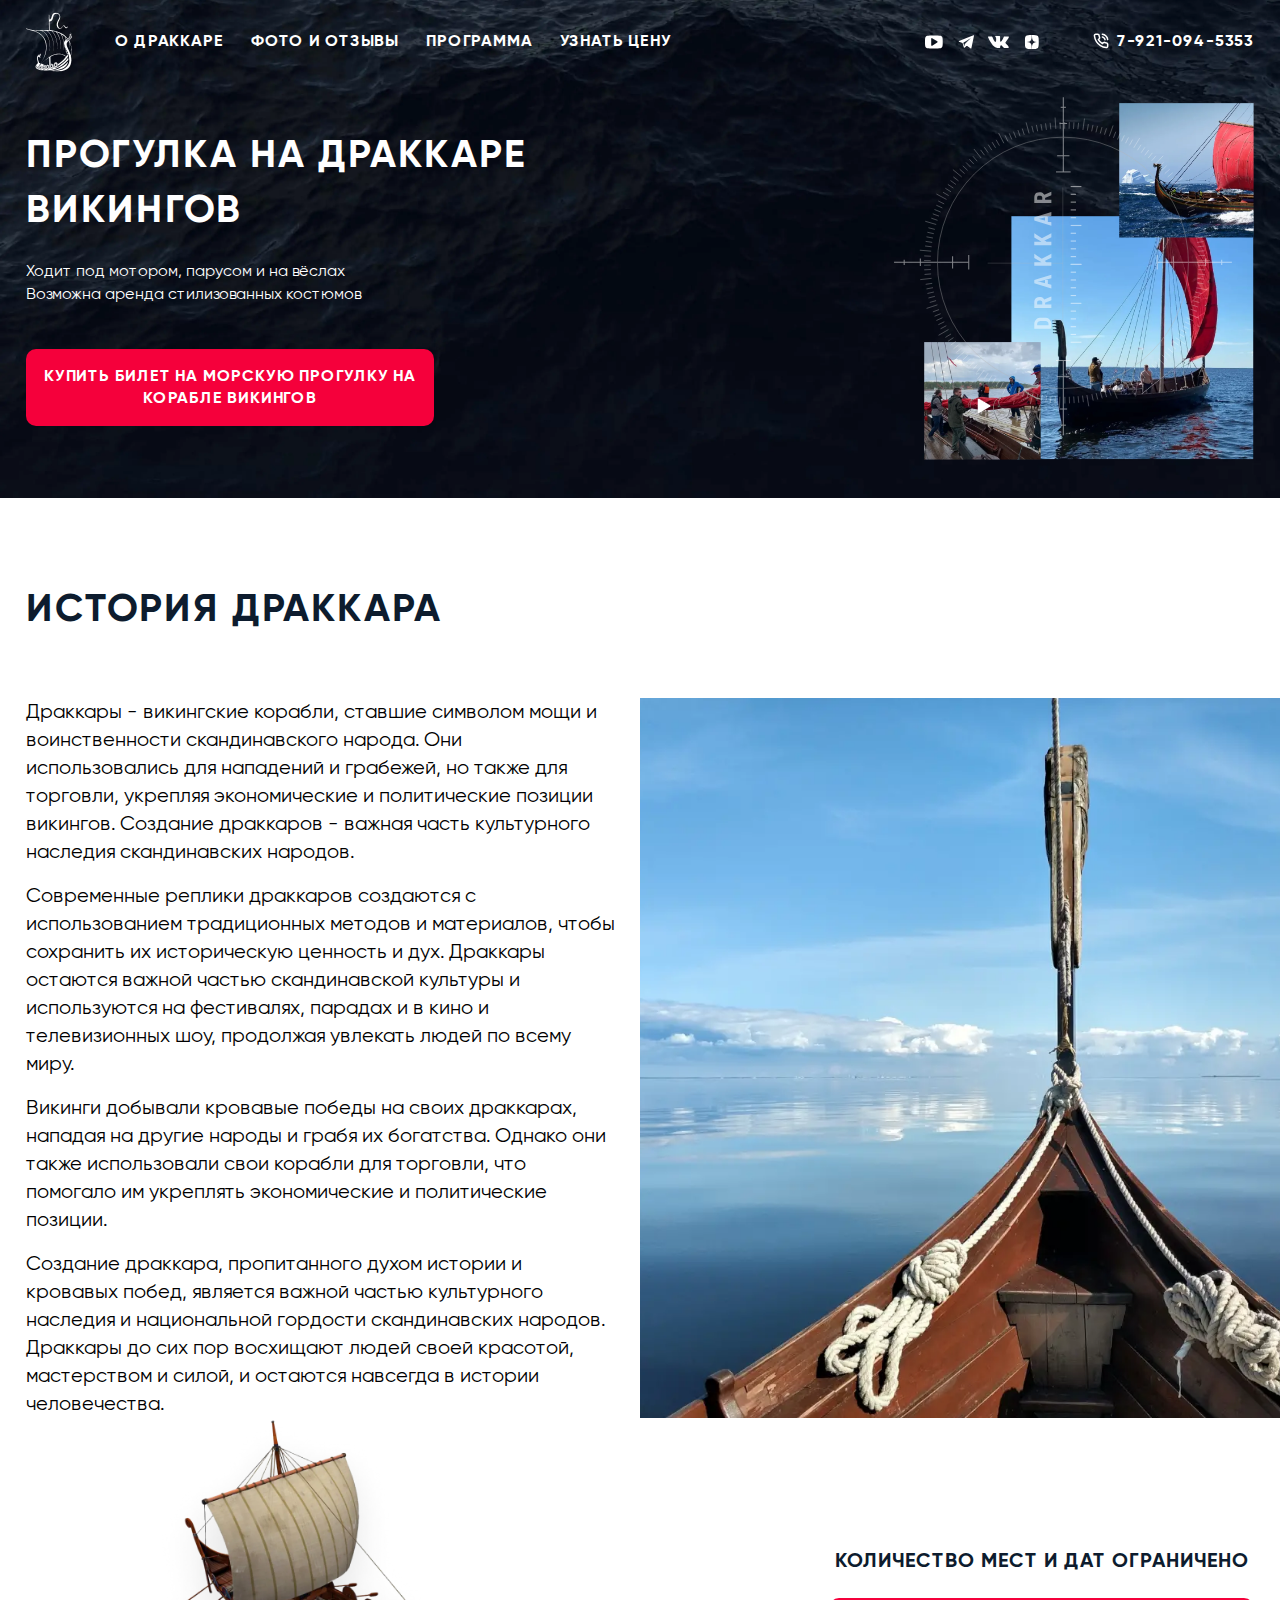
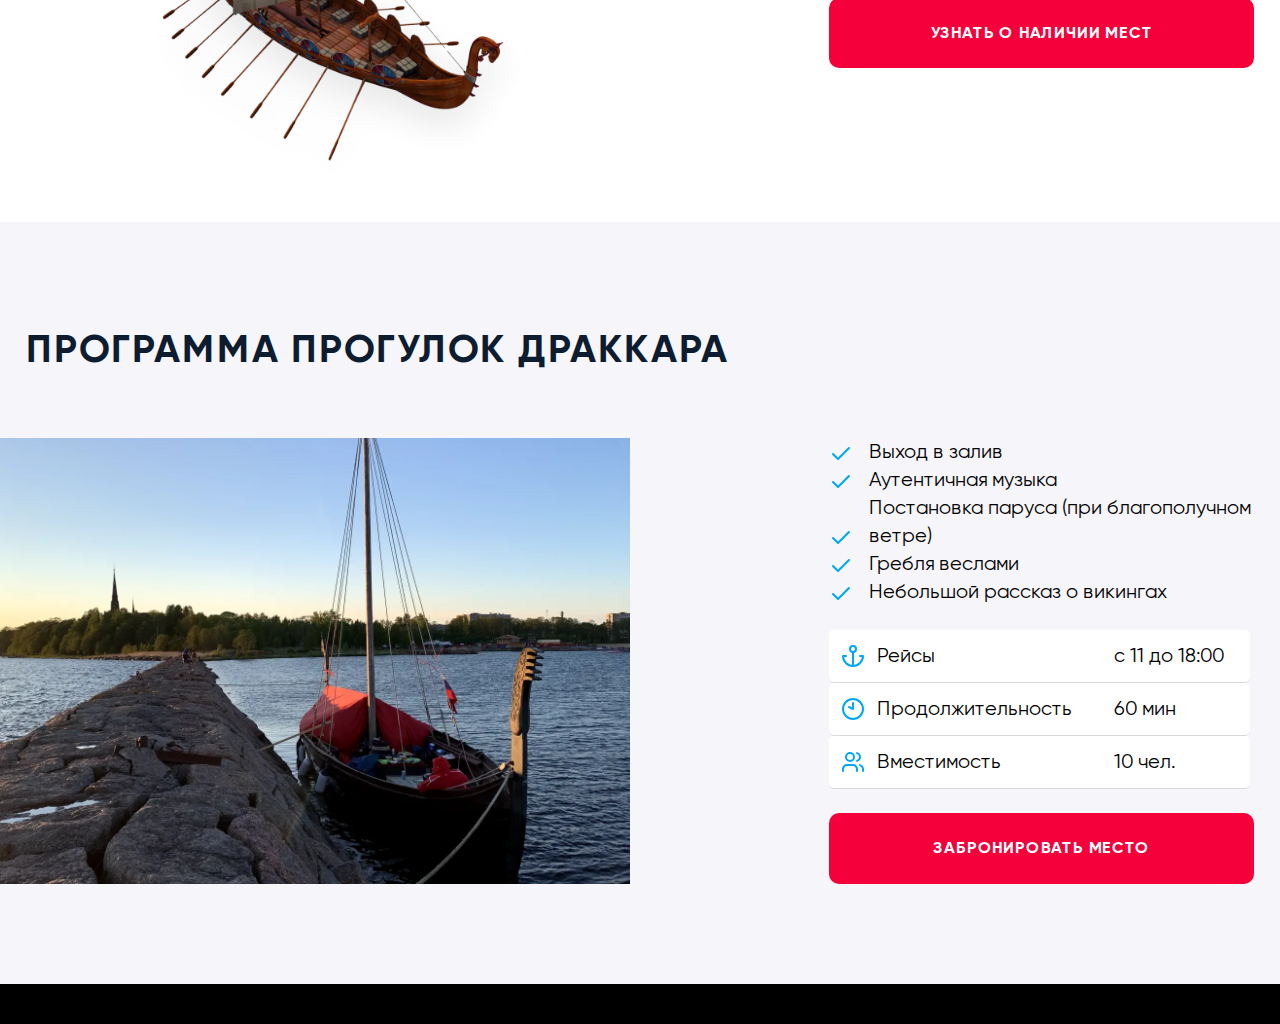
<file: index.html>
<!doctype html><html lang="ru"><head><meta charset="UTF-8"><meta http-equiv="X-UA-Compatible" content="IE=edge"><meta name="viewport" content="width=device-width,initial-scale=1"><link rel="stylesheet" href="css/style.min.css?_v=20230511183803"><title>Главная</title></head><body><div class="wrapper"><header class="header"><div class="header__row"><div class="header__container"><a href="index.html" class="header__logo logo"><img src="images/header-logo.svg" alt="logo"></a><nav class="header__menu menu"><ul class="menu__list"><li class="menu__item"><a href="#" class="menu__link">О ДРАККАРЕ</a></li><li class="menu__item"><a href="#" class="menu__link">ФОТО И ОТЗЫВЫ</a></li><li class="menu__item"><a href="#" class="menu__link">ПРОГРАММА</a></li><li class="menu__item"><a href="#" class="menu__link">УЗНАТЬ ЦЕНУ</a></li></ul></nav><div class="header__row-icon"><div class="header__icon header__icon-youtub"><a href="#"><svg width="18" height="14" viewBox="0 0 18 14" fill="none" xmlns="http://www.w3.org/2000/svg"><path d="M17.7131 5.5131C17.7131 5.12522 17.6485 4.6727 17.6485 4.15553C17.5839 3.63836 17.5192 3.12119 17.4545 2.66866C17.3253 2.15149 17.1313 1.76361 16.7434 1.44038C16.4202 1.11715 15.9677 0.923204 15.5152 0.858558C14.0283 0.664618 11.8303 0.599976 8.85657 0.599976C5.88284 0.599976 3.6202 0.664618 2.19798 0.858558C1.74545 0.923204 1.29293 1.11715 0.969697 1.44038C0.646465 1.76361 0.387875 2.15149 0.258582 2.66866C0.129289 3.12119 0.0646504 3.57371 0.0646504 4.15553C3.94474e-06 4.6727 0 5.12522 0 5.5131C0 5.90098 0 6.35351 0 6.99997C0 7.64644 0 8.16361 0 8.48684C0 8.87472 0.0646504 9.32725 0.0646504 9.84442C0.129297 10.3616 0.193935 10.8788 0.258582 11.3313C0.387875 11.8485 0.581818 12.2363 0.969697 12.5596C1.29293 12.8828 1.74545 13.0767 2.19798 13.1414C3.68484 13.3353 5.88284 13.4 8.85657 13.4C11.8303 13.4 14.0929 13.3353 15.5152 13.1414C15.9677 13.0767 16.4202 12.8828 16.7434 12.5596C17.0667 12.2363 17.3253 11.8485 17.4545 11.3313C17.5838 10.8788 17.6485 10.4262 17.6485 9.84442C17.7131 9.32725 17.7131 8.87472 17.7131 8.48684C17.7131 8.09896 17.7131 7.64644 17.7131 6.99997C17.7131 6.35351 17.7131 5.83633 17.7131 5.5131ZM12.2828 7.51715L7.17576 10.6848C7.11112 10.7495 6.98182 10.8141 6.85253 10.8141C6.72324 10.8141 6.65859 10.8141 6.5293 10.7495C6.33536 10.6202 6.20607 10.4262 6.20607 10.1677V3.76765C6.20607 3.50906 6.33536 3.31513 6.5293 3.18583C6.72324 3.05654 6.98182 3.05654 7.17576 3.18583L12.2828 6.35351C12.4768 6.4828 12.6061 6.67674 12.6061 6.87068C12.6061 7.06462 12.4768 7.38785 12.2828 7.51715Z" fill="white"/></svg></a></div><div class="header__icon header__icon-tel"><a href="#"><svg width="16" height="14" viewBox="0 0 16 14" fill="none" xmlns="http://www.w3.org/2000/svg"><path d="M0.981195 6.73317L4.49578 8.04369L5.86586 12.4518C5.92543 12.7496 6.28284 12.8092 6.52112 12.6305L8.48689 11.0221C8.66559 10.8434 8.96344 10.8434 9.20172 11.0221L12.7163 13.5836C12.9546 13.7623 13.312 13.6432 13.3715 13.3453L15.9926 0.835844C16.0521 0.538 15.7543 0.240158 15.4565 0.359296L0.981195 5.95878C0.623781 6.07792 0.623781 6.61403 0.981195 6.73317ZM5.68716 7.38843L12.5971 3.15903C12.7163 3.09947 12.8354 3.27817 12.7163 3.33774L7.05723 8.63938C6.87853 8.81809 6.69982 9.05636 6.69982 9.35421L6.52112 10.7839C6.52112 10.9626 6.22327 11.0221 6.1637 10.7839L5.44887 8.16283C5.27016 7.86498 5.38931 7.50757 5.68716 7.38843Z" fill="white"/></svg></a></div><div class="header__icon header__icon-vk"><a href="#"><svg width="21" height="14" viewBox="0 0 21 14" fill="none" xmlns="http://www.w3.org/2000/svg"><path d="M20.673 11.8153C20.673 11.7323 20.5899 11.7323 20.5899 11.6493C20.2578 10.9851 19.5106 10.1549 18.5144 9.24162C18.0162 8.82651 17.7671 8.49441 17.6011 8.32837C17.352 7.99627 17.352 7.74721 17.4351 7.41512C17.5181 7.16605 17.8502 6.75093 18.4313 6.00372C18.7634 5.58861 18.9295 5.33955 19.1785 5.09048C20.4239 3.43002 21.005 2.35071 20.839 1.85258L20.756 1.76956C20.673 1.68654 20.5899 1.60352 20.4239 1.60352C20.2578 1.52049 20.0088 1.52049 19.7597 1.60352H16.6048C16.5218 1.60352 16.5218 1.60352 16.3558 1.60352C16.2727 1.60352 16.1897 1.60352 16.1897 1.60352H16.1067H16.0237L15.9406 1.68653C15.8576 1.76956 15.8576 1.76955 15.8576 1.85258C15.5255 2.76583 15.1104 3.51303 14.6953 4.34326C14.4462 4.75838 14.1972 5.1735 13.9481 5.50559C13.699 5.83768 13.533 6.08675 13.3669 6.25279C13.2009 6.41884 13.0348 6.50186 12.9518 6.66791C12.8688 6.75093 12.7028 6.83396 12.7028 6.75094C12.6197 6.75094 12.5367 6.75093 12.5367 6.66791C12.4537 6.58489 12.3707 6.50186 12.2876 6.41884C12.2046 6.33581 12.2046 6.16977 12.1216 6.00372C12.1216 5.83768 12.1216 5.67163 12.1216 5.58861C12.1216 5.50558 12.1216 5.25652 12.1216 5.09048C12.1216 4.84141 12.1216 4.67536 12.1216 4.59233C12.1216 4.34327 12.1216 4.01118 12.1216 3.67909C12.1216 3.347 12.1216 3.09792 12.1216 2.93188C12.1216 2.76583 12.1216 2.51676 12.1216 2.35072C12.1216 2.10165 12.1216 1.9356 12.1216 1.85258C12.1216 1.76955 12.0386 1.60351 12.0386 1.52049C11.9556 1.43747 11.8725 1.35444 11.7895 1.27142C11.7065 1.18839 11.5404 1.1884 11.4574 1.10537C11.0423 1.02235 10.5442 0.939331 9.96301 0.939331C8.63464 0.939331 7.72138 1.02236 7.38929 1.1884C7.22325 1.27143 7.0572 1.35444 6.97418 1.52049C6.80813 1.68653 6.80813 1.76956 6.89115 1.76956C7.30626 1.85258 7.63836 2.01862 7.80441 2.26769L7.88743 2.43375C7.97046 2.51677 7.97044 2.68281 8.05347 2.93188C8.13649 3.18095 8.13649 3.43001 8.13649 3.76211C8.13649 4.26024 8.13649 4.75839 8.13649 5.09048C8.13649 5.50559 8.05347 5.75465 8.05347 6.00372C8.05347 6.25279 7.97046 6.41884 7.88743 6.50186C7.80441 6.66791 7.8044 6.75094 7.72138 6.75094C7.72138 6.75094 7.72137 6.83395 7.63835 6.83395C7.55533 6.83395 7.47231 6.91698 7.30626 6.91698C7.22324 6.91698 7.0572 6.83396 6.97418 6.75094C6.80813 6.66791 6.64209 6.50187 6.55906 6.33582C6.39302 6.16978 6.22697 5.9207 6.06092 5.58861C5.89487 5.25652 5.6458 4.92443 5.47975 4.42629L5.31372 4.0942C5.2307 3.92816 5.06465 3.59606 4.8986 3.18095C4.73256 2.76583 4.56651 2.43375 4.40046 2.01863C4.31744 1.85259 4.23443 1.76956 4.1514 1.68653H4.06838C4.06838 1.68653 3.98534 1.60352 3.90232 1.60352C3.8193 1.60352 3.73628 1.52049 3.65326 1.52049H0.66443C0.332338 1.52049 0.166295 1.60351 0.0832721 1.68653L0.000244141 1.76956C0.000244141 1.76956 0.000244141 1.85258 0.000244141 1.9356C0.000244141 2.01863 0.000249207 2.10164 0.0832721 2.26769C0.498387 3.26397 0.996522 4.26025 1.49466 5.25652C1.9928 6.16977 2.49094 7 2.82303 7.58117C3.23815 8.16233 3.57023 8.74349 3.98535 9.24162C4.40046 9.73976 4.64953 10.0719 4.73255 10.2379C4.89859 10.4039 4.98161 10.487 5.06464 10.57L5.31372 10.8191C5.47976 10.9851 5.72883 11.2342 6.06092 11.4832C6.39301 11.7323 6.80812 11.9814 7.22324 12.2304C7.63835 12.4795 8.1365 12.6456 8.63464 12.8116C9.2158 12.9777 9.71393 13.0607 10.2121 12.9777H11.4574C11.7065 12.9777 11.8725 12.8946 12.0386 12.7286L12.1216 12.6456C12.1216 12.5625 12.2046 12.5625 12.2046 12.4795C12.2046 12.3965 12.2046 12.3135 12.2046 12.1474C12.2046 11.8153 12.2046 11.5663 12.2876 11.3172C12.3707 11.0681 12.3707 10.9021 12.4537 10.736C12.5367 10.57 12.6197 10.487 12.7028 10.4039C12.7858 10.3209 12.8688 10.2379 12.8688 10.2379H12.9518C13.1179 10.1549 13.3669 10.2379 13.533 10.4039C13.7821 10.57 14.0311 10.8191 14.1972 11.0681C14.3632 11.3172 14.6123 11.5663 14.9444 11.8984C15.2765 12.2304 15.5255 12.4795 15.6916 12.5625L15.9406 12.7286C16.1067 12.8116 16.2727 12.8946 16.5218 12.9777C16.7709 13.0607 16.9369 13.0607 17.103 13.0607L19.9258 12.9777C20.1748 12.9777 20.4239 12.8946 20.5899 12.8116C20.756 12.7286 20.839 12.6456 20.839 12.4795C20.839 12.3965 20.839 12.2304 20.839 12.1474C20.6729 11.9814 20.673 11.8983 20.673 11.8153Z" fill="white"/></svg></a></div><div class="header__icon header__icon-yandex"><a href="#"><svg width="15" height="14" viewBox="0 0 15 14" fill="none" xmlns="http://www.w3.org/2000/svg"><g clip-path="url(#clip0_54_1152)"><path d="M9.2167 8.35C8.1167 9.485 8.0367 10.9 7.9417 14C10.8317 14 12.8267 13.99 13.8567 12.99C14.8567 11.96 14.8667 9.87 14.8667 7.075C11.7667 7.175 10.3517 7.25 9.2167 8.35ZM0.866699 7.075C0.866699 9.87 0.876699 11.96 1.8767 12.99C2.9067 13.99 4.9017 14 7.7917 14C7.6917 10.9 7.6167 9.485 6.5167 8.35C5.3817 7.25 3.9667 7.17 0.866699 7.075ZM7.7917 0C4.9067 0 2.9067 0.00999999 1.8767 1.01C0.876699 2.04 0.866699 4.13 0.866699 6.925C3.9667 6.825 5.3817 6.75 6.5167 5.65C7.6167 4.515 7.6967 3.1 7.7917 0ZM9.2167 5.65C8.1167 4.515 8.0367 3.1 7.9417 0C10.8317 0 12.8267 0.00999999 13.8567 1.01C14.8567 2.04 14.8667 4.13 14.8667 6.925C11.7667 6.825 10.3517 6.75 9.2167 5.65Z" fill="white"/></g><defs><clipPath id="clip0_54_1152"><rect width="14" height="14" fill="white" transform="translate(0.866699)"/></clipPath></defs></svg></a></div></div><div class="header__row-tel"><a href="tel:79210945353">7-921-094-5353</a></div><button class="header__burger icon-menu"><span></span></button></div></div></header><main class="page"><div class="banner"><div class="banner__container"><div class="banner__row"><div class="banner__body"><div class="banner__title"><h1>прогулка на Драккаре викингов</h1></div><div class="banner__text"><p>Ходит под мотором, парусом и на вёслах<br>Возможна аренда стилизованных костюмов</p></div><div class="banner__row-button"><div class="button banner__button">КУПИТЬ билет на морскую прогулку на корабле викингов</div></div></div><div class="banner__contain-img"><picture><source srcset="images/banner-img1.webp" type="image/webp"><img src="images/banner-img1.png" alt="фото" class="banner__img1"></picture><picture><source srcset="images/banner-img2.webp" type="image/webp"><img src="images/banner-img2.png" alt="фото" class="banner__img2"></picture><picture><source srcset="images/banner-img3.webp" type="image/webp"><img src="images/banner-img3.png" alt="фото" class="banner__img3"></picture><img src="images/banner-circle.svg" alt="фото" class="banner__img-circle"></div></div></div></div><div class="history"><div class="history__container"><div class="history__title"><h2>История Драккара</h2></div><div class="history__row"><div class="history__body"><p>Драккары - викингские корабли, ставшие символом мощи и воинственности скандинавского народа. Они использовались для нападений и грабежей, но также для торговли, укрепляя экономические и политические позиции викингов. Создание драккаров - важная часть культурного наследия скандинавских народов.</p><p>Современные реплики драккаров создаются с использованием традиционных методов и материалов, чтобы сохранить их историческую ценность и дух. Драккары остаются важной частью скандинавской культуры и используются на фестивалях, парадах и в кино и телевизионных шоу, продолжая увлекать людей по всему миру.</p><p>Викинги добывали кровавые победы на своих драккарах, нападая на другие народы и грабя их богатства. Однако они также использовали свои корабли для торговли, что помогало им укреплять экономические и политические позиции.</p><p>Создание драккара, пропитанного духом истории и кровавых побед, является важной частью культурного наследия и национальной гордости скандинавских народов. Драккары до сих пор восхищают людей своей красотой, мастерством и силой, и остаются навсегда в истории человечества.</p></div><div class="img-contain history__img"><picture><source srcset="images/history-img.webp" type="image/webp"><img src="images/history-img.png" alt="фото"></picture></div></div><div class="history__row2"><div class="history__ship"><picture><source srcset="../images/history-ship.webp" type="image/webp"><img src="../images/history-ship.png" alt="фото корабля"></picture></div><div class="history__button-row"><div class="history__text">количество мест и дат ограничено</div><div class="button history__button">Узнать о наличии мест</div></div></div></div></div><div class="programm"><div class="programm__container"><div class="programm__title"><h2>Программа прогулок Драккара</h2></div><div class="programm__row"><div class="img-contain programm__img"><picture><source srcset="images/programm-img.webp" type="image/webp"><img src="images/programm-img.png" alt="фото лодки"></picture></div><div class="programm__body"><div class="programm__body-contain"><ul class="programm__list"><li class="programm__item"><p>Выход в залив</p></li><li class="programm__item"><p>Аутентичная музыка</p></li><li class="programm__item"><p>Постановка паруса (при благополучном ветре)</p></li><li class="programm__item"><p>Гребля веслами</p></li><li class="programm__item"><p>Небольшой рассказ о викингах</p></li></ul><div class="programm__table table-prog"><div class="table-prog__item"><div class="table-prog__img"><img src="images/table-prog-img1.svg" alt=""></div><div class="table-prog__text"><p>Рейсы</p></div><div class="table-prog__time"><p>с 11 до 18:00</p></div></div><div class="table-prog__item"><div class="table-prog__img"><img src="images/table-prog-img2.svg" alt=""></div><div class="table-prog__text"><p>Продолжительность</p></div><div class="table-prog__time"><p>60 мин</p></div></div><div class="table-prog__item"><div class="table-prog__img"><img src="images/table-prog-img3.svg" alt=""></div><div class="table-prog__text"><p>Вместимость</p></div><div class="table-prog__time"><p>10 чел.</p></div></div></div><div class="programm__button-row"><div class="button programm__button">Забронировать место</div></div></div></div></div></div></div></main><footer class="footer"><div class="footer__container"></div></footer></div><script src="js/app.min.js?_v=20230511183803"></script></body></html>
</file>
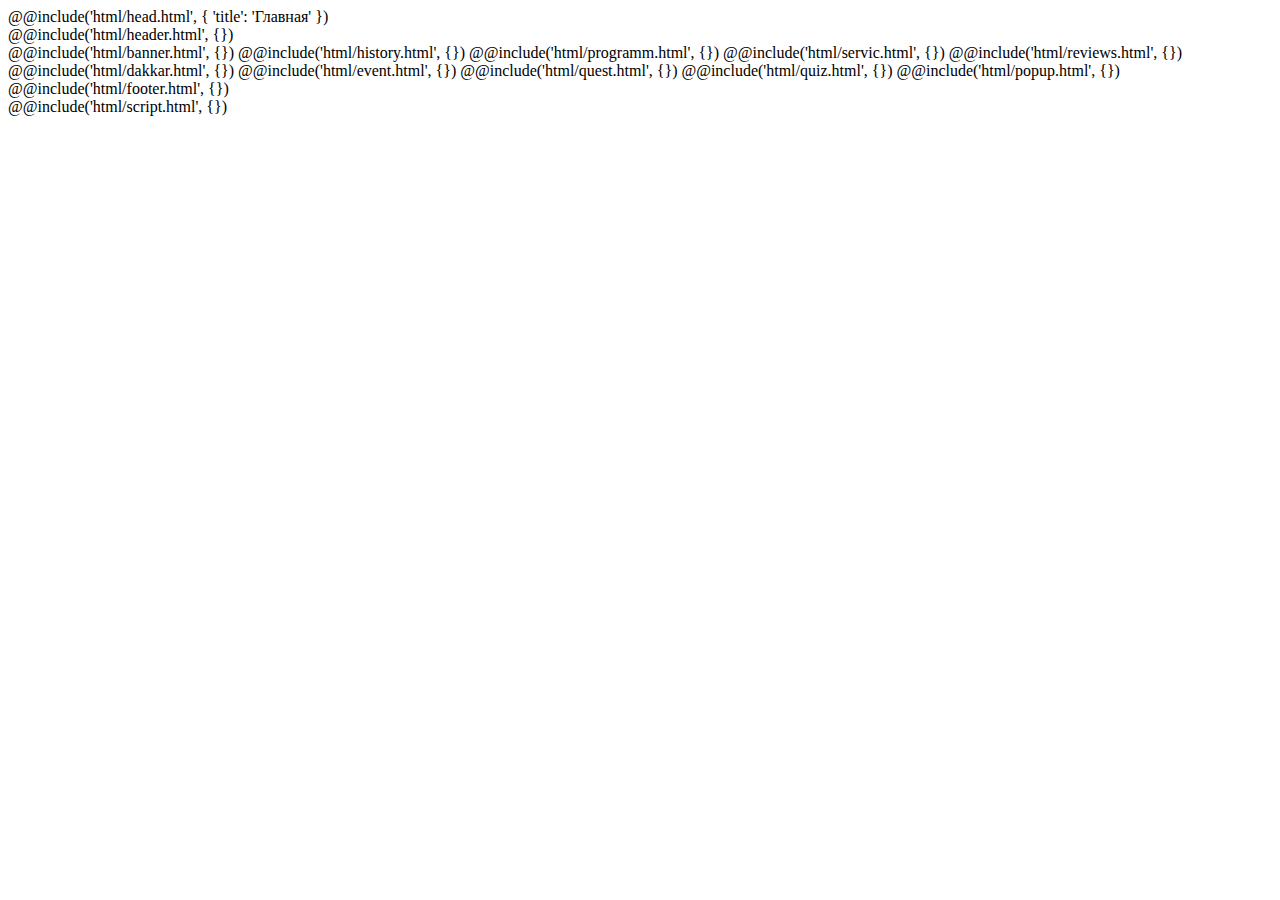
<file: src/index.html>
<!DOCTYPE html>
<html lang="ru">
  @@include('html/head.html', {
    'title': 'Главная'
  })
  <body>
    <div class="wrapper">
      @@include('html/header.html', {})
      <main class="page">
        @@include('html/banner.html', {})
        @@include('html/history.html', {})
        @@include('html/programm.html', {})
        @@include('html/servic.html', {})
        @@include('html/reviews.html', {})
        @@include('html/dakkar.html', {})
        @@include('html/event.html', {})
        @@include('html/quest.html', {})
        @@include('html/quiz.html', {})
        @@include('html/popup.html', {})

      </main>
      @@include('html/footer.html', {})
    </div>
    @@include('html/script.html', {})
  </body>
</html>
</file>
<file: css/style.min.css>
@charset "UTF-8";@font-face{font-family:Gilroy;font-display:swap;src:url(../fonts/Gilroy-Bold.woff2) format("woff2"),url(../fonts/Gilroy-Bold.woff) format("woff");font-weight:700;font-style:normal}@font-face{font-family:Gilroy;font-display:swap;src:url(../fonts/Gilroy-Regular.woff2) format("woff2"),url(../fonts/Gilroy-Regular.woff) format("woff");font-weight:400;font-style:normal}*{padding:0;margin:0;border:0;-webkit-box-sizing:border-box;box-sizing:border-box;color:#000}:after,:before{-webkit-box-sizing:border-box;box-sizing:border-box}:active,:focus{outline:0}a:active,a:focus{outline:0}aside,footer,header,nav{display:block}body,html{width:100%;height:100%;font-size:1rem;font-family:Gilroy,sans-serif;font-weight:400;line-height:1}button,input,textarea{font-family:inherit}input::-ms-clear{display:none}button{cursor:pointer}button::-moz-focus-inner{padding:0;border:0}a{text-decoration:none}a:visited{text-decoration:none}a:hover{text-decoration:none}li,ul{list-style:none}img{vertical-align:top}h1,h2,h3,h4,h5,h6{font-size:inherit;font-weight:400}sup{color:inherit}*{scrollbar-width:.5rem;scrollbar-color:#000 #d6d6d6}::-webkit-scrollbar{width:.5rem;background-color:#fff}::-webkit-scrollbar-track{-webkit-box-shadow:inset 0 0 .375rem rgba(0,0,0,.2);box-shadow:inset 0 0 .375rem rgba(0,0,0,.2);border-radius:.25rem;background:#eee}::-webkit-scrollbar-thumb{border-radius:.25rem;border:0 none #fff;background-color:#1a1a1a;-webkit-transition:all 280ms ease-in-out;transition:all 280ms ease-in-out}::-webkit-scrollbar-thumb:hover{background-color:#000}body.lock{overflow:hidden;-ms-touch-action:none;touch-action:none}[class*=__container]{max-width:120rem;margin:0 auto;padding:0 7.5rem}[class*=-ibg]{position:relative}[class*=-ibg] img{position:absolute;width:100%;height:100%;top:0;left:0;-o-object-fit:cover;object-fit:cover}[class*=-ibg_contain] img{-o-object-fit:contain;object-fit:contain}[class*=_overlay-bg]{position:fixed;top:0;left:0;width:100%;height:100%;opacity:0;visibility:hidden;-webkit-transition:all 280ms ease-in-out 0s;-o-transition:all 280ms ease-in-out 0s;transition:all 280ms ease-in-out 0s;z-index:2000;padding:3.75rem .9375rem;overflow-y:auto}[class*=_overlay-bg]._is-open{opacity:1;visibility:visible}.wrapper{display:-webkit-box;display:-ms-flexbox;display:flex;-webkit-box-orient:vertical;-webkit-box-direction:normal;-ms-flex-direction:column;flex-direction:column;min-height:100%;overflow:hidden}.page{position:relative;-webkit-box-flex:1;-ms-flex:1 1 auto;flex:1 1 auto}.page [data-observ]{position:absolute;top:0;left:0;width:100%;height:.125rem;background:0 0;pointer-events:none}.page_start{padding-top:5.1875rem}h2{font-size:2.4375rem;line-height:140%;letter-spacing:.05em;text-transform:uppercase;font-weight:700;color:#0d1c2e}h2.white{color:#fff}.button{width:100%;max-width:26.5625rem;padding:1.5rem;border-radius:10px;line-height:140%;text-align:center;background:#f5003b;color:#fff;font-size:1rem;font-weight:700;letter-spacing:.05em;text-transform:uppercase;-webkit-transition:all .3s ease 0s;-o-transition:all .3s ease 0s;transition:all .3s ease 0s;cursor:pointer}.button:hover{background:#e4043a;-webkit-box-shadow:0 20px 50px rgba(0,0,0,.1);box-shadow:0 20px 50px rgba(0,0,0,.1)}.button:active{-webkit-box-shadow:none;box-shadow:none}p{font-weight:400;font-size:1.25rem;line-height:140%}.header{width:100%}.header__container{height:5.1875rem;display:-webkit-box;display:-ms-flexbox;display:flex;-webkit-box-align:center;-ms-flex-align:center;align-items:center}.header__row{position:relative;z-index:1}.header__logo{width:2.875rem;height:3.678125rem}.header__logo img{width:100%}.header__row-icon{position:relative;display:-webkit-box;display:-ms-flexbox;display:flex;-webkit-box-pack:justify;-ms-flex-pack:justify;justify-content:space-between;margin-top:.21875rem;gap:.9375rem}.header__icon svg path{-webkit-transition:all .3s ease 0s;-o-transition:all .3s ease 0s;transition:all .3s ease 0s}.header__icon svg:hover path{fill:#f5003b}.header__icon-youtub{width:1.106875rem;height:.8pxrem}.header__icon-tel{width:.955625rem;height:.83375rem}.header__icon-vk{width:1.304375rem;height:.7575rem}.header__icon-yandex{width:.875rem;height:.875rem}.header__row-tel{padding-left:1.5rem;position:relative}.header__row-tel a{font-weight:700;font-size:1rem;line-height:140%;letter-spacing:.05em;text-transform:uppercase;color:#fff;-webkit-transition:all .3s ease 0s;-o-transition:all .3s ease 0s;transition:all .3s ease 0s}.header__row-tel a:hover{color:#f5003b}.header__row-tel a::before{position:absolute;content:"";width:1rem;height:1rem;top:.1875rem;left:0;background:url(../images/header-phone-icon.svg) no-repeat center center/contain}.menu{max-width:36.3125rem;width:100%;margin-right:auto}.menu__list{width:100%;display:-webkit-box;display:-ms-flexbox;display:flex;gap:1rem;-webkit-box-pack:justify;-ms-flex-pack:justify;justify-content:space-between}.menu__link{font-weight:700;font-size:1rem;line-height:140%;letter-spacing:.05em;text-transform:uppercase;color:#fff;-webkit-transition:all .3s ease 0s;-o-transition:all .3s ease 0s;transition:all .3s ease 0s}.menu__link:hover{color:#f5003b}.icon-menu{display:none}.footer{padding:1.25rem 0;background:#000}.footer__container{display:-webkit-box;display:-ms-flexbox;display:flex;-webkit-box-align:center;-ms-flex-align:center;align-items:center}.banner{position:relative;padding-top:10.1875rem;padding-bottom:4.5rem;top:-5.1875rem}.no-webp .banner::before{background:url(../images/banner-fon.png) no-repeat center center/cover}.banner::before{position:absolute;content:"";width:100%;height:100%;top:0;left:0;z-index:-1}.banner__row{position:relative;display:-webkit-box;display:-ms-flexbox;display:flex;-webkit-box-pack:justify;-ms-flex-pack:justify;justify-content:space-between}.banner__body{position:relative;margin-top:6.125rem;-webkit-box-flex:0;-ms-flex:0 1 auto;flex:0 1 auto}.banner__title{max-width:35.25rem;margin-bottom:2.1875rem}.banner__title h1{font-weight:700;font-size:3.0625rem;line-height:140%;letter-spacing:.05em;text-transform:uppercase;color:#fff}.banner__text{margin-bottom:5.875rem}.banner__text p{color:#fff}.banner__button{max-width:25.5rem}.banner__contain-img{position:relative;width:40.625rem;height:39.8125rem}.banner__img1{position:absolute;left:2.5rem;bottom:0;width:12.875rem;height:12.875rem;z-index:2}.banner__img1 img{width:100%}.banner__img2{position:absolute;right:0;top:.375rem;width:14.839375rem;height:14.839375rem;z-index:2}.banner__img3{position:absolute;right:0;bottom:0;width:26.725625rem;height:ren(427.61)}.banner__img-circle{position:absolute;z-index:3;width:100%}.history__row{margin-top:3.875rem;display:-webkit-box;display:-ms-flexbox;display:flex}.history__body{-webkit-box-flex:0;-ms-flex:0 1 50%;flex:0 1 50%;padding-right:1.4375rem}.history__body p:not(:last-child){margin-bottom:1rem}.history .img-contain,.history__img{-webkit-box-flex:0;-ms-flex:0 1 50%;flex:0 1 50%;max-width:51.75rem}.history .img-contain img,.history__img img{width:100%;height:100%;-o-object-fit:cover;object-fit:cover}.history__row2{display:-webkit-box;display:-ms-flexbox;display:flex}.history__ship{-webkit-box-flex:0;-ms-flex:0 1 50%;flex:0 1 50%;display:-webkit-box;display:-ms-flexbox;display:flex;-webkit-box-pack:center;-ms-flex-pack:center;justify-content:center}.history__ship img{max-width:26.75rem;width:100%}.history__button-row{-webkit-box-flex:0;-ms-flex:0 1 50%;flex:0 1 50%;display:-webkit-box;display:-ms-flexbox;display:flex;-webkit-box-orient:vertical;-webkit-box-direction:normal;-ms-flex-direction:column;flex-direction:column;-webkit-box-align:center;-ms-flex-align:center;align-items:center;-webkit-box-pack:center;-ms-flex-pack:center;justify-content:center}.history__text{margin-bottom:1.5rem;font-weight:700;font-size:1.25rem;line-height:140%;letter-spacing:.05em;text-transform:uppercase;max-width:26.5625rem;width:100%;text-align:center;color:#0d1c2e}.programm{padding:6.25rem 0;background:rgba(73,57,166,.05)}.programm__title{margin-bottom:3.875rem}.programm__row{display:-webkit-box;display:-ms-flexbox;display:flex}.programm__img{-webkit-box-flex:0;-ms-flex:0 1 50%;flex:0 1 50%;max-width:51.75rem}.programm__img img{width:100%;height:100%;-o-object-fit:cover;object-fit:cover}.programm__body{-webkit-box-flex:0;-ms-flex:0 1 50%;flex:0 1 50%;display:-webkit-box;display:-ms-flexbox;display:flex;-webkit-box-align:center;-ms-flex-align:center;align-items:center;-webkit-box-orient:vertical;-webkit-box-direction:normal;-ms-flex-direction:column;flex-direction:column}.programm__body-contain{margin-right:-10%}.programm__list{display:-webkit-box;display:-ms-flexbox;display:flex;-webkit-box-orient:vertical;-webkit-box-direction:normal;-ms-flex-direction:column;flex-direction:column;max-width:30.5rem;margin-bottom:1.5rem}.programm__item{position:relative;padding-left:2.5rem}.programm__item::before{position:absolute;content:"";width:1.5rem;height:1.5rem;bottom:0;left:0;background:url(../images/programm-list-cheked.svg) no-repeat center center/contain}.table-prog{max-width:26.3125rem;margin-bottom:1.5rem}.table-prog__item{display:-webkit-box;display:-ms-flexbox;display:flex;padding:.75rem;-webkit-box-align:center;-ms-flex-align:center;align-items:center;background-color:#fff;border-radius:5px;border-bottom:1px solid #d9d7d7}.table-prog__img{width:1.5rem;height:1.5rem;margin-right:.75rem}.table-prog__img img{width:100%}.table-prog__text{max-width:14.0625rem;width:100%;color:#00a7f5}.table-prog__time{padding-left:.75rem}@media (min-width:105em){.header__logo{margin-right:15.8125rem}.header__row-tel{margin-left:10.820625rem}}@media (max-width:1750px) and (max-width:25.625em){.header__logo{margin-right:8.46875rem}}@media (max-width:1700px){.banner__body{margin-top:9.25rem}}@media (max-width:1620px) and (max-width:25.625em){.header__row-tel{margin-left:2.695625rem}.header__row-tel{margin-left:3.445625rem}}@media (max-width:1440px){.menu{max-width:34.8125rem}.banner{padding-top:8.9375rem}.history .img-contain img,.history__img img{width:120%}.history__row2{margin-top:-1.5625rem}.history__button-row{-webkit-box-align:end;-ms-flex-align:end;align-items:end}.programm__img img{position:relative;width:120%;left:-20%}.programm__body{-webkit-box-align:end;-ms-flex-align:end;align-items:end;margin-left:1.25rem}.programm__body-contain{margin-right:0}.programm__list{max-width:26.5625rem}}@media (max-width:1435px){[class*=__container]{max-width:108.25rem;padding:0 1.625rem}}@media (max-width:1400px) and (max-width:25.625em){.header__logo{margin-right:2.65625rem}}@media (max-width:1280px){.banner{padding-top:6.0625rem;padding-bottom:2.4125rem}.banner__body{margin-top:1.875rem;z-index:4}.banner__title{margin-bottom:1.5rem}.banner__title h1{font-size:2.4375rem}.banner__text{margin-bottom:2.75rem}.banner__text p{font-size:1rem}.banner__button{padding:1rem}.banner__contain-img{width:23.125rem;height:22.6625rem}.banner__img1{width:7.32875rem;height:7.32875rem}.banner__img2{width:8.446875rem;height:8.446875rem}.banner__img3{width:15.213125rem;height:15.213125rem}.banner__img3{width:15.213125rem;height:15.213125rem}}@media (max-width:1200px){.history__row{margin-top:2.625rem}.history__body p{font-size:1rem}.programm__title{margin-bottom:2.625rem}}@media (max-width:1050px){[class*=__container]{max-width:106.5rem;padding:0 .75rem}}@media (max-width:1000px){h2{font-size:1.9375rem}p{font-size:1rem}.menu{max-width:31.4375rem}.menu__link{letter-spacing:.04em}}@media (max-width:970px){.header__logo{margin-right:auto}.menu{position:fixed;top:3.125rem;right:-100%;width:9.125rem;height:8rem;padding:1rem;z-index:5;-webkit-transition:all .5s ease 0s;-o-transition:all .5s ease 0s;transition:all .5s ease 0s;background-color:#0d1c2e}.menu-open .menu{right:0}.menu__list{-webkit-box-orient:vertical;-webkit-box-direction:normal;-ms-flex-direction:column;flex-direction:column;gap:.5rem}.menu__link{font-size:.8125rem}}@media (max-width:970.98px){.icon-menu{display:block;position:relative;width:1.125rem;height:.875rem;cursor:pointer;background:0 0;z-index:5;margin-left:1.25rem}.icon-menu span,.icon-menu::after,.icon-menu::before{content:"";-webkit-transition:all .3s ease 0s;-o-transition:all .3s ease 0s;transition:all .3s ease 0s;right:0;position:absolute;width:100%;height:.125rem;background-color:#fff;border-radius:5px}.icon-menu::before{top:0}.icon-menu::after{bottom:0}.icon-menu span{top:calc(50% - .0625rem)}.menu-open .icon-menu span{width:0}.menu-open .icon-menu::before{top:calc(50% - .0625rem);-webkit-transform:rotate(-45deg);-ms-transform:rotate(-45deg);transform:rotate(-45deg)}.menu-open .icon-menu::after{bottom:calc(50% - .0625rem);-webkit-transform:rotate(45deg);-ms-transform:rotate(45deg);transform:rotate(45deg)}}@media (max-width:860px){.banner__text{margin-bottom:8.4375rem}.banner__contain-img{width:19.650625rem;height:19.2575rem;position:absolute;top:.25rem;right:0}.banner__img1{width:6.5rem;height:6.25rem;left:1.75rem}.banner__img2{width:5.75rem;height:5.75rem;top:2.0075rem}.banner__img3{width:11.375rem;height:11.375rem}.history{padding-bottom:2.5rem}.history__row{-webkit-box-orient:vertical;-webkit-box-direction:reverse;-ms-flex-direction:column-reverse;flex-direction:column-reverse}.history .img-contain,.history__img{margin-bottom:1rem}.history .img-contain img,.history__img img{width:100%}.history__row2{-webkit-box-orient:vertical;-webkit-box-direction:normal;-ms-flex-direction:column;flex-direction:column;margin-top:0}.history__button-row{-webkit-box-align:center;-ms-flex-align:center;align-items:center}.programm{padding:2.5rem 0}.programm__row{-webkit-box-orient:vertical;-webkit-box-direction:normal;-ms-flex-direction:column;flex-direction:column}.programm__img img{width:100%;left:0}.programm__body{margin-top:2.125rem;-webkit-box-align:center;-ms-flex-align:center;align-items:center;margin-left:0}}@media (max-width:850px){.programm__title{margin-bottom:1.5rem}.programm__img{margin-bottom:1rem}.programm__img img{width:100%}}@media (max-width:768.98px){[class*=_overlay-bg]::-webkit-scrollbar{display:none}}@media (max-width:720px){.banner__title{max-width:17.375rem}.banner__title h1{font-size:1.5625rem}.banner__text{max-width:10.8125rem}.banner__text p{font-size:.8125rem}}@media (max-width:620px){.button{padding:1rem}}@media (max-width:520px){.header__container{height:3.75rem}.header__logo{width:1.660625rem;height:2.125rem}.header__row-icon{gap:.5rem}.banner{padding-top:4rem;padding-bottom:2.0625rem;top:-4rem}.banner__body{margin-top:2.0625rem}}@media (max-width:520px) and (max-width:25.625em){.header__row-tel{margin-left:2.945625rem}}@media (max-width:510.98px){.footer__container{-webkit-box-orient:vertical;-webkit-box-direction:normal;-ms-flex-direction:column;flex-direction:column;-webkit-box-align:start;-ms-flex-align:start;align-items:flex-start}}@media (max-width:500px){.history .img-contain img,.history__img img{max-height:8.75rem}.programm__img img{max-height:8.75rem}.programm__body-contain{max-width:23.25rem}.table-prog__text{max-width:11.875rem}}@media (max-width:480px){h2{font-size:1.25rem;text-align:center}}@media (max-width:450px){.history__button-row{margin-top:-2.5rem}}@media (max-width:100px){.programm{padding:3.75rem 0}}@media (max-width:25.625em){.header__logo{margin-right:.00000625rem}.header__row-tel{margin-left:.00000625rem}}@media (min-width:25.625em) and (max-width:105em){@supports (margin-right:clamp(0.00000625rem ,-5.1048145669rem + 19.9212519685vw ,15.8125rem)){.header__logo{margin-right:clamp(.00000625rem ,-5.1048145669rem + 19.9212519685vw ,15.8125rem)}}@supports not (margin-right:clamp(0.00000625rem ,-5.1048145669rem + 19.9212519685vw ,15.8125rem)){.header__logo{margin-right:calc(.00000625rem + 15.8125 * (100vw - 25.625rem)/ 79.375)}}@supports (margin-left:clamp(0.00000625rem ,-3.4932643701rem + 13.6322755906vw ,10.820625rem)){.header__row-tel{margin-left:clamp(.00000625rem ,-3.4932643701rem + 13.6322755906vw ,10.820625rem)}}@supports not (margin-left:clamp(0.00000625rem ,-3.4932643701rem + 13.6322755906vw ,10.820625rem)){.header__row-tel{margin-left:calc(.00000625rem + 10.820625 * (100vw - 25.625rem)/ 79.375)}}}@media (max-width:1750px) and (min-width:105em){.header__logo{margin-right:8.46875rem}}@media (max-width:1750px) and (min-width:25.625em) and (max-width:105em){@supports (margin-right:clamp(8.46875rem ,8.46875rem + 0vw ,8.46875rem)){.header__logo{margin-right:clamp(8.46875rem ,8.46875rem + 0vw ,8.46875rem)}}@supports not (margin-right:clamp(8.46875rem ,8.46875rem + 0vw ,8.46875rem)){.header__logo{margin-right:calc(8.46875rem + 0 * (100vw - 25.625rem)/ 79.375)}}}@media (max-width:1400px) and (min-width:105em){.header__logo{margin-right:2.65625rem}}@media (max-width:1400px) and (min-width:25.625em) and (max-width:105em){@supports (margin-right:clamp(2.65625rem ,2.65625rem + 0vw ,2.65625rem)){.header__logo{margin-right:clamp(2.65625rem ,2.65625rem + 0vw ,2.65625rem)}}@supports not (margin-right:clamp(2.65625rem ,2.65625rem + 0vw ,2.65625rem)){.header__logo{margin-right:calc(2.65625rem + 0 * (100vw - 25.625rem)/ 79.375)}}}@media (max-width:1620px) and (min-width:105em){.header__row-tel{margin-left:2.695625rem}.header__row-tel{margin-left:3.445625rem}}@media (max-width:1620px) and (min-width:25.625em) and (max-width:105em){@supports (margin-left:clamp(2.695625rem ,2.695625rem + 0vw ,2.695625rem)){.header__row-tel{margin-left:clamp(2.695625rem ,2.695625rem + 0vw ,2.695625rem)}}@supports not (margin-left:clamp(2.695625rem ,2.695625rem + 0vw ,2.695625rem)){.header__row-tel{margin-left:calc(2.695625rem + 0 * (100vw - 25.625rem)/ 79.375)}}@supports (margin-left:clamp(3.445625rem ,3.445625rem + 0vw ,3.445625rem)){.header__row-tel{margin-left:clamp(3.445625rem ,3.445625rem + 0vw ,3.445625rem)}}@supports not (margin-left:clamp(3.445625rem ,3.445625rem + 0vw ,3.445625rem)){.header__row-tel{margin-left:calc(3.445625rem + 0 * (100vw - 25.625rem)/ 79.375)}}}@media (max-width:520px) and (min-width:105em){.header__row-tel{margin-left:2.945625rem}}@media (max-width:520px) and (min-width:25.625em) and (max-width:105em){@supports (margin-left:clamp(2.945625rem ,2.945625rem + 0vw ,2.945625rem)){.header__row-tel{margin-left:clamp(2.945625rem ,2.945625rem + 0vw ,2.945625rem)}}@supports not (margin-left:clamp(2.945625rem ,2.945625rem + 0vw ,2.945625rem)){.header__row-tel{margin-left:calc(2.945625rem + 0 * (100vw - 25.625rem)/ 79.375)}}}.webp .banner::before{background:url(../images/banner-fon.webp) no-repeat center center/cover}
</file>
